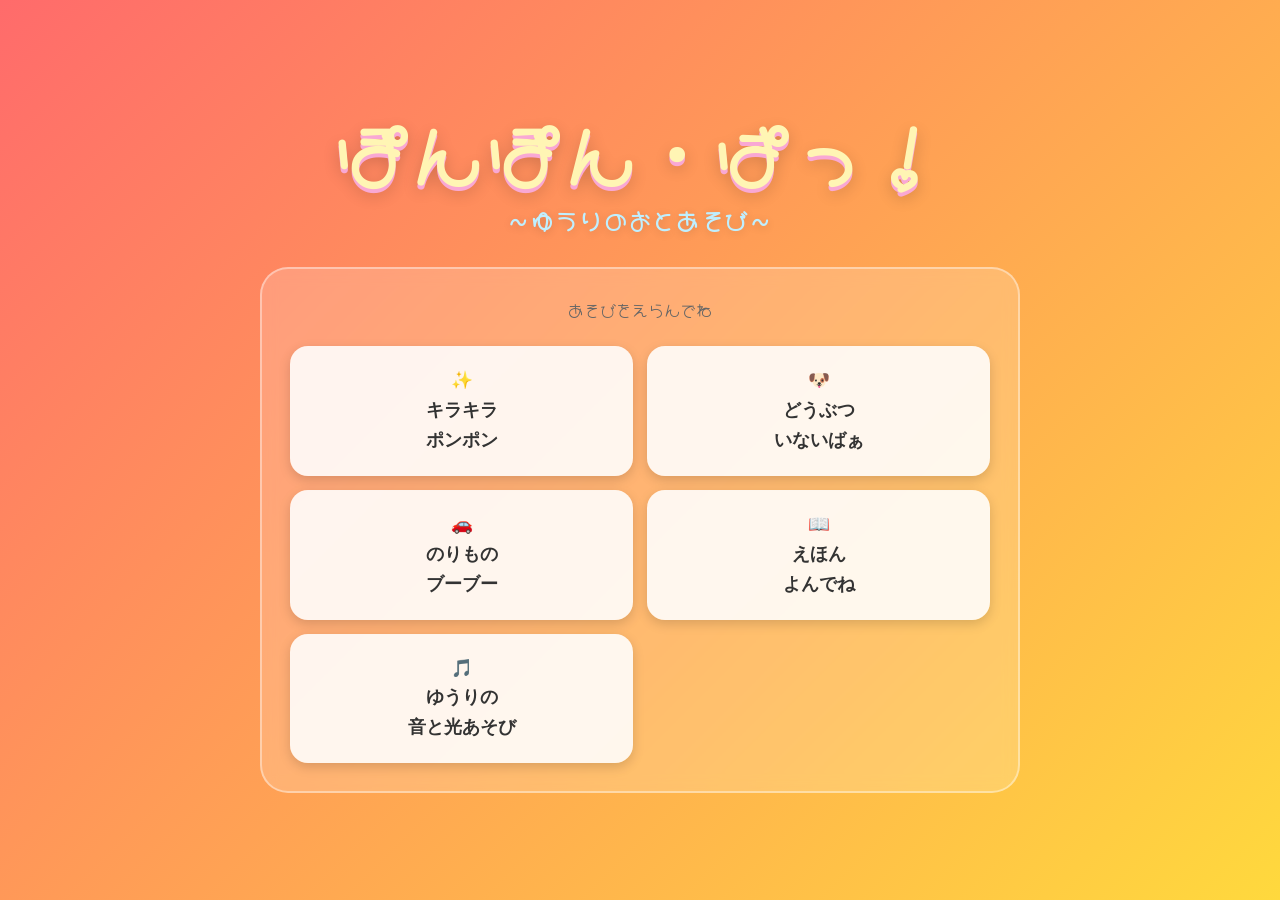
<file: index.html>
<!DOCTYPE html>
<html lang="ja">
<head>
    <meta charset="UTF-8">
    <meta name="viewport" content="width=device-width, initial-scale=1.0, maximum-scale=1.0, user-scalable=no, viewport-fit=cover">
    <meta name="apple-mobile-web-app-capable" content="no">
    <meta name="apple-mobile-web-app-status-bar-style" content="black-translucent">
    <title>ぽんぽん・ぱっ！ 〜ゆうりのおとあそび〜</title>
    <link rel="preconnect" href="https://fonts.googleapis.com">
    <link rel="preconnect" href="https://fonts.gstatic.com" crossorigin>
    <link href="https://fonts.googleapis.com/css2?family=Hachi+Maru+Pop&display=swap" rel="stylesheet">
    <link rel="stylesheet" href="style.css">
</head>
<body>

    <div id="game-container"></div>

    <div id="menu-trigger" title="メニュー">⚙️</div>

    <div id="adult-menu" class="hidden">
        <div class="home-header">
            <p class="game-title">ぽんぽん・ぱっ！</p>
            <p class="game-subtitle">〜ゆうりのおとあそび〜</p>
        </div>
        <div class="menu-content">
            <p class="game-desc">あそびをえらんでね</p>
            <div class="btn-grid">
                <button class="game-select-btn" data-game="1">✨<br>キラキラ<br>ポンポン</button>
                <button class="game-select-btn" data-game="2">🐶<br>どうぶつ<br>いないばぁ</button>
                <button class="game-select-btn" data-game="3">🚗<br>のりもの<br>ブーブー</button>
                <button class="game-select-btn" data-game="4">📖<br>えほん<br>よんでね</button>
                <button class="game-select-btn" data-game="5">🎵<br>ゆうりの<br>音と光あそび</button>
            </div>
        </div>
    </div>


    <!-- 絵本選択オーバーレイ -->
    <div id="ehon-select" class="hidden">
        <p class="ehon-select-title">📚 えほんをえらんでね</p>
        <div class="ehon-select-books">
            <button class="ehon-select-btn" id="ehon-btn-yuri">📖<br>ゆうりのえほん</button>
            <button class="ehon-select-btn" id="ehon-btn-hajimete">📚<br>はじめてのえほん</button>
        </div>
        <button class="ehon-back-btn" id="ehon-back">← もどる</button>
    </div>

    <script src="app.js?v=23"></script>
</body>
</html>
</file>
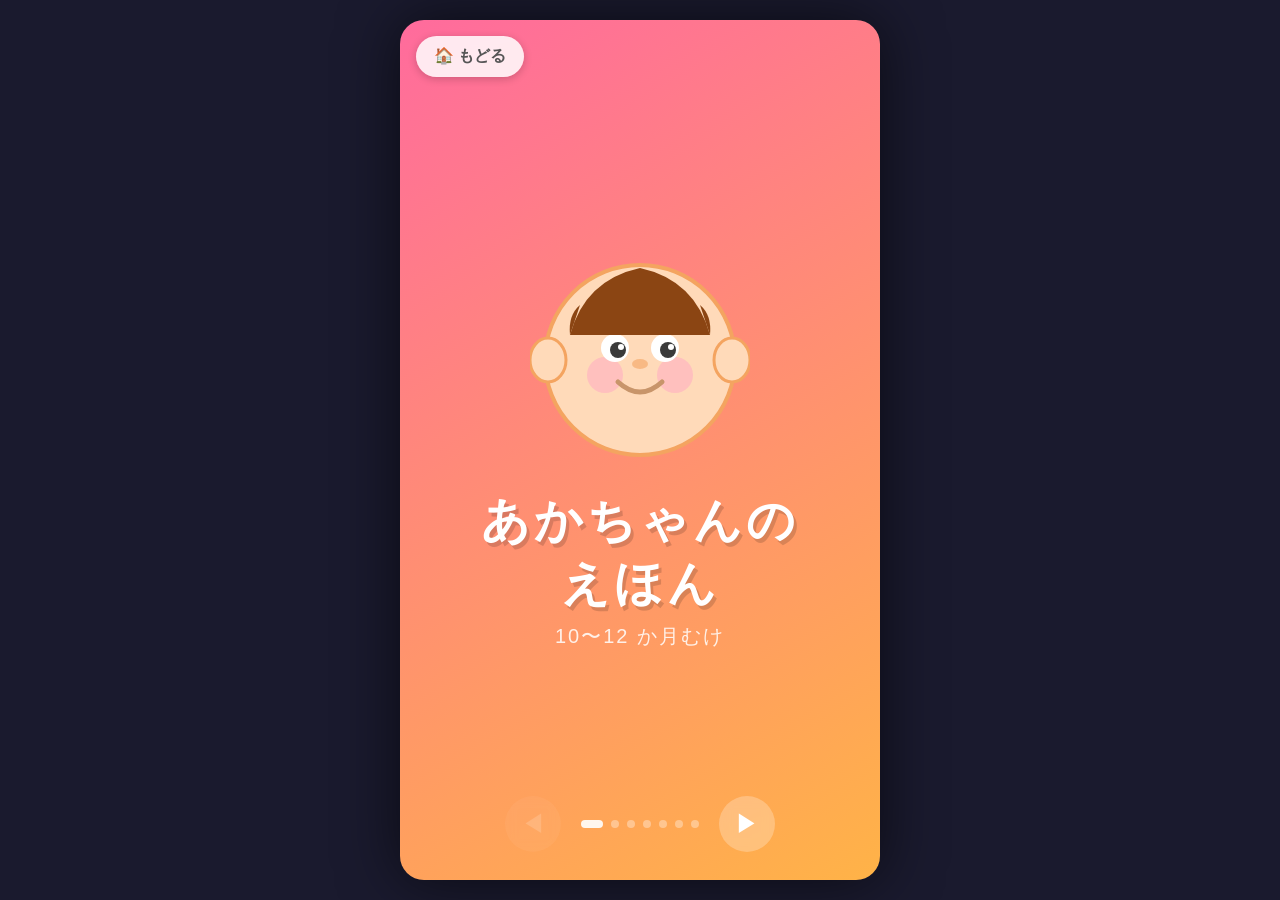
<file: ehon.html>
<!DOCTYPE html>
<html lang="ja">
<head>
<meta charset="UTF-8">
<meta name="viewport" content="width=device-width, initial-scale=1.0, maximum-scale=1.0, user-scalable=no">
<title>あかちゃんのえほん</title>
<style>
  * { margin: 0; padding: 0; box-sizing: border-box; -webkit-tap-highlight-color: transparent; }

  body {
    font-family: 'Hiragino Maru Gothic Pro', 'Rounded Mplus 1c', sans-serif;
    background: #1a1a2e;
    display: flex;
    justify-content: center;
    align-items: center;
    min-height: 100vh;
    overflow: hidden;
    user-select: none;
  }

  .book-container {
    position: relative;
    width: 100vw;
    height: 100vh;
    max-width: 480px;
    max-height: 860px;
    margin: auto;
    overflow: hidden;
    border-radius: 0;
    box-shadow: 0 0 60px rgba(0,0,0,0.6);
  }

  @media (min-width: 500px) {
    .book-container {
      border-radius: 24px;
    }
  }

  /* ページ */
  .page {
    position: absolute;
    width: 100%;
    height: 100%;
    display: flex;
    flex-direction: column;
    align-items: center;
    justify-content: center;
    opacity: 0;
    pointer-events: none;
    transition: opacity 0.4s ease;
    padding: 20px;
  }

  .page.active {
    opacity: 1;
    pointer-events: all;
  }

  /* ========== ページ1：タイトル ========== */
  .page-title { background: linear-gradient(160deg, #FF6B9D 0%, #FFB347 50%, #FFE66D 100%); }

  .title-text {
    text-align: center;
    margin-top: 20px;
  }

  .title-main {
    font-size: clamp(28px, 8vw, 48px);
    font-weight: 900;
    color: #fff;
    text-shadow: 3px 4px 0px rgba(0,0,0,0.15);
    letter-spacing: 4px;
    line-height: 1.3;
  }

  .title-sub {
    font-size: clamp(14px, 4vw, 20px);
    color: rgba(255,255,255,0.85);
    margin-top: 8px;
    letter-spacing: 2px;
  }

  /* ========== SVGイラスト共通 ========== */
  .illustration {
    cursor: pointer;
    flex-shrink: 0;
    transition: transform 0.1s ease;
  }

  .illustration:active { transform: scale(0.95); }

  .illustration.bounce {
    animation: bounceAnim 0.5s cubic-bezier(0.36, 0.07, 0.19, 0.97);
  }

  @keyframes bounceAnim {
    0%   { transform: scale(1); }
    20%  { transform: scale(1.18) rotate(-3deg); }
    40%  { transform: scale(0.9) rotate(3deg); }
    60%  { transform: scale(1.1) rotate(-2deg); }
    80%  { transform: scale(0.97); }
    100% { transform: scale(1); }
  }

  .illustration.spin {
    animation: spinAnim 0.6s ease;
  }

  @keyframes spinAnim {
    0%   { transform: rotate(0deg) scale(1); }
    50%  { transform: rotate(180deg) scale(1.1); }
    100% { transform: rotate(360deg) scale(1); }
  }

  .illustration.wobble {
    animation: wobbleAnim 0.5s ease;
  }

  @keyframes wobbleAnim {
    0%   { transform: translateX(0); }
    20%  { transform: translateX(-12px) rotate(-5deg); }
    40%  { transform: translateX(10px) rotate(4deg); }
    60%  { transform: translateX(-8px) rotate(-3deg); }
    80%  { transform: translateX(6px) rotate(2deg); }
    100% { transform: translateX(0); }
  }

  .illustration.pop {
    animation: popAnim 0.4s cubic-bezier(0.175, 0.885, 0.32, 1.275);
  }

  @keyframes popAnim {
    0%   { transform: scale(1); }
    50%  { transform: scale(1.25); }
    100% { transform: scale(1); }
  }

  /* ========== テキスト ========== */
  .word-main {
    font-size: clamp(36px, 11vw, 64px);
    font-weight: 900;
    text-align: center;
    margin-top: 12px;
    line-height: 1.1;
    text-shadow: 2px 3px 0px rgba(0,0,0,0.12);
  }

  .word-sound {
    font-size: clamp(22px, 7vw, 42px);
    font-weight: 800;
    text-align: center;
    margin-top: 6px;
    letter-spacing: 3px;
    transition: transform 0.3s ease;
  }

  .word-sound.ping {
    animation: pingAnim 0.6s ease;
  }

  @keyframes pingAnim {
    0%   { transform: scale(1); }
    40%  { transform: scale(1.4); }
    70%  { transform: scale(0.9); }
    100% { transform: scale(1); }
  }

  .tap-hint {
    font-size: clamp(11px, 3.2vw, 15px);
    color: rgba(255,255,255,0.6);
    margin-top: 10px;
    letter-spacing: 1px;
  }

  /* ========== ナビゲーション ========== */
  .nav {
    position: absolute;
    bottom: 28px;
    left: 0;
    right: 0;
    display: flex;
    align-items: center;
    justify-content: center;
    gap: 20px;
  }

  .nav-btn {
    width: 56px;
    height: 56px;
    border-radius: 50%;
    border: none;
    background: rgba(255,255,255,0.25);
    backdrop-filter: blur(6px);
    cursor: pointer;
    display: flex;
    align-items: center;
    justify-content: center;
    font-size: 24px;
    transition: all 0.15s ease;
    color: white;
  }

  .nav-btn:active { transform: scale(0.9); background: rgba(255,255,255,0.4); }
  .nav-btn:disabled { opacity: 0.2; pointer-events: none; }

  .dots {
    display: flex;
    gap: 8px;
    align-items: center;
  }

  .dot {
    width: 8px;
    height: 8px;
    border-radius: 50%;
    background: rgba(255,255,255,0.35);
    transition: all 0.3s ease;
    cursor: pointer;
  }

  .dot.active {
    width: 22px;
    border-radius: 4px;
    background: rgba(255,255,255,0.9);
  }

  /* ========== ページ個別スタイル ========== */

  /* Page 1: タイトル */
  .page-title { background: linear-gradient(150deg, #FF6B9D, #FFB347); }

  /* Page 2: いぬ */
  .page-dog { background: linear-gradient(150deg, #87CEEB, #E0F4FF); }
  .page-dog .word-main { color: #3a3a6e; }
  .page-dog .word-sound { color: #FF6B35; }
  .page-dog .tap-hint { color: rgba(58,58,110,0.5); }

  /* Page 3: ねこ */
  .page-cat { background: linear-gradient(150deg, #FFD9EC, #FFF0F5); }
  .page-cat .word-main { color: #6e3a5a; }
  .page-cat .word-sound { color: #FF69B4; }
  .page-cat .tap-hint { color: rgba(110,58,90,0.5); }

  /* Page 4: ボール */
  .page-ball { background: linear-gradient(150deg, #C8F7C5, #E8FFF0); }
  .page-ball .word-main { color: #2d6e3a; }
  .page-ball .word-sound { color: #22AA55; }
  .page-ball .tap-hint { color: rgba(45,110,58,0.5); }

  /* Page 5: たいよう */
  .page-sun { background: linear-gradient(150deg, #FFF9C4, #FFFDE7); }
  .page-sun .word-main { color: #7a5800; }
  .page-sun .word-sound { color: #FF9800; }
  .page-sun .tap-hint { color: rgba(122,88,0,0.5); }

  /* Page 6: りんご */
  .page-apple { background: linear-gradient(150deg, #FFE0E0, #FFF5F5); }
  .page-apple .word-main { color: #6e1a1a; }
  .page-apple .word-sound { color: #E53935; }
  .page-apple .tap-hint { color: rgba(110,26,26,0.5); }

  /* Page 7: おつき */
  .page-moon { background: linear-gradient(150deg, #1a1a4e, #2d2d7e); }
  .page-moon .word-main { color: #FFE66D; }
  .page-moon .word-sound { color: #B0C4DE; }
  .page-moon .tap-hint { color: rgba(176,196,222,0.5); }

  /* ========== 星アニメ（月ページ） ========== */
  .stars {
    position: absolute;
    top: 0; left: 0; right: 0; bottom: 0;
    pointer-events: none;
    overflow: hidden;
  }

  .star {
    position: absolute;
    border-radius: 50%;
    background: white;
    animation: twinkle 2s infinite alternate;
  }

  @keyframes twinkle {
    from { opacity: 0.3; transform: scale(0.8); }
    to   { opacity: 1;   transform: scale(1.2); }
  }

  /* タップ時の大きなアニメーション */
  .illustration.big-anim {
    animation: bigBounceAnim 0.7s cubic-bezier(0.36, 0.07, 0.19, 0.97) !important;
  }

  @keyframes bigBounceAnim {
    0%   { transform: scale(1); }
    20%  { transform: scale(1.6) rotate(-6deg); }
    40%  { transform: scale(0.82) rotate(6deg); }
    60%  { transform: scale(1.38) rotate(-3deg); }
    80%  { transform: scale(0.95); }
    100% { transform: scale(1); }
  }

  /* 擬音語の大きなアニメーション */
  @keyframes bigPingAnim {
    0%   { transform: scale(1); }
    40%  { transform: scale(1.7); color: #ff4466; }
    70%  { transform: scale(0.88); }
    100% { transform: scale(1); }
  }

  .word-sound.big-ping {
    animation: bigPingAnim 0.7s ease !important;
  }

  /* もどるボタン */
  #back-btn {
    position: absolute;
    top: 16px;
    left: 16px;
    z-index: 100;
    background: rgba(255,255,255,0.85);
    border: none;
    border-radius: 24px;
    padding: 10px 18px;
    font-size: 1rem;
    font-weight: bold;
    color: #555;
    cursor: pointer;
    box-shadow: 0 2px 8px rgba(0,0,0,0.2);
    backdrop-filter: blur(4px);
    -webkit-backdrop-filter: blur(4px);
  }
  #back-btn:active { transform: scale(0.95); }
</style>
</head>
<body>

<div class="book-container">

  <!-- ============ Page 1: タイトル ============ -->
  <div class="page page-title active" id="page-0">
    <svg class="illustration" width="220" height="220" viewBox="0 0 220 220" onclick="handleTap(this, 'bounce')">
      <!-- 赤ちゃんの顔 -->
      <circle cx="110" cy="110" r="95" fill="#FFDAB9" stroke="#F4A460" stroke-width="4"/>
      <!-- ほっぺ -->
      <circle cx="75" cy="125" r="18" fill="#FFB6C1" opacity="0.7"/>
      <circle cx="145" cy="125" r="18" fill="#FFB6C1" opacity="0.7"/>
      <!-- 目 -->
      <circle cx="85" cy="98" r="14" fill="white"/>
      <circle cx="135" cy="98" r="14" fill="white"/>
      <circle cx="88" cy="100" r="8" fill="#3a3a3a"/>
      <circle cx="138" cy="100" r="8" fill="#3a3a3a"/>
      <circle cx="91" cy="97" r="3" fill="white"/>
      <circle cx="141" cy="97" r="3" fill="white"/>
      <!-- まゆ -->
      <path d="M72 82 Q85 76 98 82" stroke="#c8956a" stroke-width="4" fill="none" stroke-linecap="round"/>
      <path d="M122 82 Q135 76 148 82" stroke="#c8956a" stroke-width="4" fill="none" stroke-linecap="round"/>
      <!-- 鼻 -->
      <ellipse cx="110" cy="114" rx="8" ry="5" fill="#F4A460" opacity="0.6"/>
      <!-- 口（笑顔） -->
      <path d="M88 132 Q110 152 132 132" stroke="#c8956a" stroke-width="5" fill="none" stroke-linecap="round"/>
      <!-- 髪 -->
      <path d="M40 85 Q55 30 110 18 Q165 30 180 85" fill="#8B4513" stroke="none"/>
      <path d="M40 85 Q38 65 50 55" fill="#8B4513"/>
      <path d="M180 85 Q182 65 170 55" fill="#8B4513"/>
      <!-- 耳 -->
      <ellipse cx="18" cy="110" rx="18" ry="22" fill="#FFDAB9" stroke="#F4A460" stroke-width="3"/>
      <ellipse cx="202" cy="110" rx="18" ry="22" fill="#FFDAB9" stroke="#F4A460" stroke-width="3"/>
    </svg>

    <div class="title-text">
      <div class="title-main">あかちゃんの<br>えほん</div>
      <div class="title-sub">10〜12 か月むけ</div>
    </div>
  </div>

  <!-- ============ Page 2: いぬ ============ -->
  <div class="page page-dog" id="page-1">
    <svg class="illustration" width="240" height="220" viewBox="0 0 240 220" onclick="handleTap(this, 'bounce')">
      <!-- 体 -->
      <ellipse cx="120" cy="160" rx="72" ry="52" fill="#D2691E"/>
      <!-- 頭 -->
      <circle cx="120" cy="85" r="65" fill="#D2691E"/>
      <!-- 耳（垂れ耳） -->
      <ellipse cx="62" cy="75" rx="28" ry="42" fill="#8B4513" transform="rotate(-15 62 75)"/>
      <ellipse cx="178" cy="75" rx="28" ry="42" fill="#8B4513" transform="rotate(15 178 75)"/>
      <!-- 顔の白い部分 -->
      <ellipse cx="120" cy="100" rx="42" ry="35" fill="#F5DEB3"/>
      <!-- 目 -->
      <circle cx="100" cy="78" r="12" fill="white"/>
      <circle cx="140" cy="78" r="12" fill="white"/>
      <circle cx="103" cy="80" r="7" fill="#2d1a00"/>
      <circle cx="143" cy="80" r="7" fill="#2d1a00"/>
      <circle cx="106" cy="77" r="2.5" fill="white"/>
      <circle cx="146" cy="77" r="2.5" fill="white"/>
      <!-- 鼻 -->
      <ellipse cx="120" cy="98" rx="14" ry="10" fill="#1a1a1a"/>
      <circle cx="115" cy="95" r="3" fill="rgba(255,255,255,0.3)"/>
      <!-- 口 -->
      <path d="M106 110 Q120 124 134 110" stroke="#1a1a1a" stroke-width="3.5" fill="#FF8C69" stroke-linecap="round"/>
      <!-- 舌 -->
      <ellipse cx="120" cy="118" rx="12" ry="9" fill="#FF6B6B"/>
      <!-- 尻尾 -->
      <path d="M192 145 Q225 120 215 100" stroke="#D2691E" stroke-width="18" fill="none" stroke-linecap="round"/>
      <!-- 足 -->
      <ellipse cx="85" cy="205" rx="22" ry="14" fill="#D2691E"/>
      <ellipse cx="155" cy="205" rx="22" ry="14" fill="#D2691E"/>
      <!-- スポット -->
      <circle cx="155" cy="155" r="18" fill="#8B4513" opacity="0.5"/>
    </svg>
    <div class="word-main">いぬ</div>
    <div class="word-sound" id="sound-1">ワン　ワン！🐾</div>
    <div class="tap-hint">たっぷして みて！</div>
  </div>

  <!-- ============ Page 3: ねこ ============ -->
  <div class="page page-cat" id="page-2">
    <svg class="illustration" width="230" height="220" viewBox="0 0 230 220" onclick="handleTap(this, 'wobble')">
      <!-- 体 -->
      <ellipse cx="115" cy="162" rx="68" ry="50" fill="#E8E8E8"/>
      <!-- 尻尾 -->
      <path d="M183 155 Q218 130 212 95 Q206 75 195 80" stroke="#C0C0C0" stroke-width="16" fill="none" stroke-linecap="round"/>
      <!-- 頭 -->
      <circle cx="115" cy="88" r="62" fill="#E8E8E8"/>
      <!-- 耳 -->
      <polygon points="68,48 48,10 92,28" fill="#E8E8E8" stroke="#E8E8E8"/>
      <polygon points="162,48 182,10 138,28" fill="#E8E8E8" stroke="#E8E8E8"/>
      <!-- 耳の内側 -->
      <polygon points="70,46 56,20 88,32" fill="#FFB6C1"/>
      <polygon points="160,46 174,20 142,32" fill="#FFB6C1"/>
      <!-- 目 -->
      <ellipse cx="95" cy="80" rx="16" ry="18" fill="#90EE90"/>
      <ellipse cx="135" cy="80" rx="16" ry="18" fill="#90EE90"/>
      <ellipse cx="95" cy="80" rx="7" ry="16" fill="#1a1a1a"/>
      <ellipse cx="135" cy="80" rx="7" ry="16" fill="#1a1a1a"/>
      <circle cx="98" cy="76" r="3" fill="white"/>
      <circle cx="138" cy="76" r="3" fill="white"/>
      <!-- 鼻 -->
      <polygon points="115,100 108,108 122,108" fill="#FFB6C1"/>
      <!-- 口 -->
      <path d="M115 108 L100 118" stroke="#C0C0C0" stroke-width="3" stroke-linecap="round"/>
      <path d="M115 108 L130 118" stroke="#C0C0C0" stroke-width="3" stroke-linecap="round"/>
      <!-- ひげ -->
      <line x1="60" y1="105" x2="100" y2="108" stroke="#C0C0C0" stroke-width="2.5" stroke-linecap="round"/>
      <line x1="58" y1="115" x2="100" y2="113" stroke="#C0C0C0" stroke-width="2.5" stroke-linecap="round"/>
      <line x1="130" y1="108" x2="170" y2="105" stroke="#C0C0C0" stroke-width="2.5" stroke-linecap="round"/>
      <line x1="130" y1="113" x2="172" y2="115" stroke="#C0C0C0" stroke-width="2.5" stroke-linecap="round"/>
      <!-- ほっぺ -->
      <circle cx="85" cy="115" r="14" fill="#FFB6C1" opacity="0.5"/>
      <circle cx="145" cy="115" r="14" fill="#FFB6C1" opacity="0.5"/>
      <!-- 足 -->
      <ellipse cx="83" cy="207" rx="22" ry="13" fill="#E8E8E8"/>
      <ellipse cx="147" cy="207" rx="22" ry="13" fill="#E8E8E8"/>
    </svg>
    <div class="word-main">ねこ</div>
    <div class="word-sound" id="sound-2">ニャー　ニャー！🐱</div>
    <div class="tap-hint">たっぷして みて！</div>
  </div>

  <!-- ============ Page 4: ボール ============ -->
  <div class="page page-ball" id="page-3">
    <svg class="illustration" width="220" height="220" viewBox="0 0 220 220" onclick="handleTap(this, 'bounce')">
      <!-- ボール本体 -->
      <circle cx="110" cy="110" r="95" fill="#FF4444"/>
      <!-- 縫い目 -->
      <path d="M15 110 Q55 55 110 55 Q165 55 205 110" stroke="white" stroke-width="6" fill="none" stroke-linecap="round"/>
      <path d="M15 110 Q55 165 110 165 Q165 165 205 110" stroke="white" stroke-width="6" fill="none" stroke-linecap="round"/>
      <!-- 光沢 -->
      <ellipse cx="72" cy="62" rx="28" ry="18" fill="rgba(255,255,255,0.35)" transform="rotate(-30 72 62)"/>
      <!-- 影 -->
      <ellipse cx="110" cy="210" rx="60" ry="8" fill="rgba(0,0,0,0.15)"/>
    </svg>
    <div class="word-main">ボール</div>
    <div class="word-sound" id="sound-3">ころ　ころ〜⚽</div>
    <div class="tap-hint">たっぷして みて！</div>
  </div>

  <!-- ============ Page 5: たいよう ============ -->
  <div class="page page-sun" id="page-4">
    <svg class="illustration" width="230" height="230" viewBox="0 0 230 230" onclick="handleTap(this, 'spin')">
      <!-- 光の筋 -->
      <g id="sunrays">
        <line x1="115" y1="10" x2="115" y2="35" stroke="#FFD700" stroke-width="8" stroke-linecap="round"/>
        <line x1="115" y1="195" x2="115" y2="220" stroke="#FFD700" stroke-width="8" stroke-linecap="round"/>
        <line x1="10" y1="115" x2="35" y2="115" stroke="#FFD700" stroke-width="8" stroke-linecap="round"/>
        <line x1="195" y1="115" x2="220" y2="115" stroke="#FFD700" stroke-width="8" stroke-linecap="round"/>
        <line x1="37" y1="37" x2="55" y2="55" stroke="#FFD700" stroke-width="8" stroke-linecap="round"/>
        <line x1="175" y1="175" x2="193" y2="193" stroke="#FFD700" stroke-width="8" stroke-linecap="round"/>
        <line x1="193" y1="37" x2="175" y2="55" stroke="#FFD700" stroke-width="8" stroke-linecap="round"/>
        <line x1="55" y1="175" x2="37" y2="193" stroke="#FFD700" stroke-width="8" stroke-linecap="round"/>
      </g>
      <!-- 太陽本体 -->
      <circle cx="115" cy="115" r="75" fill="#FFD700" stroke="#FFA500" stroke-width="4"/>
      <!-- 光沢 -->
      <circle cx="85" cy="80" r="20" fill="rgba(255,255,255,0.3)"/>
      <!-- 顔 -->
      <circle cx="95" cy="105" r="10" fill="#FF8C00"/>
      <circle cx="135" cy="105" r="10" fill="#FF8C00"/>
      <circle cx="98" cy="102" r="4" fill="white"/>
      <circle cx="138" cy="102" r="4" fill="white"/>
      <path d="M88 132 Q115 150 142 132" stroke="#FF8C00" stroke-width="5" fill="none" stroke-linecap="round"/>
    </svg>
    <div class="word-main">たいよう</div>
    <div class="word-sound" id="sound-4">キラ　キラ✨</div>
    <div class="tap-hint">たっぷして みて！</div>
  </div>

  <!-- ============ Page 6: りんご ============ -->
  <div class="page page-apple" id="page-5">
    <svg class="illustration" width="210" height="230" viewBox="0 0 210 230" onclick="handleTap(this, 'wobble')">
      <!-- 葉っぱ -->
      <ellipse cx="115" cy="28" rx="30" ry="18" fill="#4CAF50" transform="rotate(-25 115 28)"/>
      <ellipse cx="95" cy="25" rx="22" ry="14" fill="#66BB6A" transform="rotate(20 95 25)"/>
      <!-- 茎 -->
      <rect x="101" y="18" width="8" height="28" rx="4" fill="#795548"/>
      <!-- りんご本体 -->
      <path d="M105 45 Q40 48 30 110 Q22 165 60 195 Q85 215 105 212 Q125 215 150 195 Q188 165 180 110 Q170 48 105 45Z" fill="#E53935"/>
      <!-- 真ん中のくぼみ -->
      <path d="M88 46 Q105 35 122 46" stroke="#C62828" stroke-width="4" fill="none" stroke-linecap="round"/>
      <!-- 光沢 -->
      <ellipse cx="72" cy="90" rx="22" ry="32" fill="rgba(255,255,255,0.3)" transform="rotate(-15 72 90)"/>
      <!-- 影 -->
      <ellipse cx="105" cy="220" rx="55" ry="7" fill="rgba(0,0,0,0.12)"/>
    </svg>
    <div class="word-main">りんご</div>
    <div class="word-sound" id="sound-5">あか　あか！🍎</div>
    <div class="tap-hint">たっぷして みて！</div>
  </div>

  <!-- ============ Page 7: おつき ============ -->
  <div class="page page-moon" id="page-6">
    <!-- 星 -->
    <div class="stars">
      <div class="star" style="width:5px;height:5px;top:8%;left:12%;animation-delay:0s;"></div>
      <div class="star" style="width:4px;height:4px;top:15%;left:75%;animation-delay:0.3s;"></div>
      <div class="star" style="width:6px;height:6px;top:5%;left:55%;animation-delay:0.6s;"></div>
      <div class="star" style="width:3px;height:3px;top:22%;left:30%;animation-delay:0.9s;"></div>
      <div class="star" style="width:5px;height:5px;top:12%;left:88%;animation-delay:0.2s;"></div>
      <div class="star" style="width:4px;height:4px;top:30%;left:8%;animation-delay:0.7s;"></div>
      <div class="star" style="width:3px;height:3px;top:35%;left:65%;animation-delay:1.1s;"></div>
      <div class="star" style="width:6px;height:6px;top:18%;left:45%;animation-delay:0.4s;"></div>
    </div>

    <svg class="illustration" width="210" height="210" viewBox="0 0 210 210" onclick="handleTap(this, 'pop')">
      <!-- お月さま（三日月） -->
      <circle cx="110" cy="105" r="88" fill="#FFE66D"/>
      <circle cx="150" cy="78" r="74" fill="#1a1a4e"/>
      <!-- 光沢 -->
      <ellipse cx="68" cy="65" rx="18" ry="26" fill="rgba(255,255,255,0.25)" transform="rotate(-20 68 65)"/>
      <!-- 顔 -->
      <circle cx="78" cy="95" r="9" fill="#E6B800"/>
      <circle cx="80" cy="93" r="3.5" fill="white"/>
      <circle cx="105" cy="115" r="9" fill="#E6B800"/>
      <circle cx="107" cy="113" r="3.5" fill="white"/>
      <!-- 眠たそうな目 -->
      <path d="M66 96 Q78 88 90 96" stroke="#E6B800" stroke-width="4" fill="none" stroke-linecap="round"/>
      <path d="M93 116 Q105 108 117 116" stroke="#E6B800" stroke-width="4" fill="none" stroke-linecap="round"/>
      <!-- 口 -->
      <path d="M70 120 Q88 130 88 120" stroke="#E6B800" stroke-width="4" fill="none" stroke-linecap="round"/>
      <!-- ほっぺ -->
      <circle cx="65" cy="118" r="10" fill="#FFB347" opacity="0.5"/>
    </svg>
    <div class="word-main">おつき さま</div>
    <div class="word-sound" id="sound-6">おやすみ〜🌙</div>
    <div class="tap-hint">たっぷして みて！</div>
  </div>

  <!-- もどるボタン -->
  <button id="back-btn" onclick="stopEhonBgm(); window.location.href='index.html';">🏠 もどる</button>

  <!-- ナビゲーション -->
  <div class="nav">
    <button class="nav-btn" id="btn-prev" onclick="changePage(-1)" disabled>◀</button>
    <div class="dots" id="dots"></div>
    <button class="nav-btn" id="btn-next" onclick="changePage(1)">▶</button>
  </div>

</div>

<script>
  // 絵本用BGM
  const ehonBgm = new Audio('sounds/ehon_bgm.mp3');
  ehonBgm.loop = true;
  ehonBgm.volume = 0.35;

  function startEhonBgm() {
    if (ehonBgm.paused) {
      ehonBgm.play().catch(() => {});
    }
  }

  function stopEhonBgm() {
    if (!ehonBgm.paused) {
      ehonBgm.pause();
      ehonBgm.currentTime = 0;
    }
  }

  // 最初のタッチでBGM開始（iOS制限対策）
  document.addEventListener('touchend', function bgmOnce() {
    startEhonBgm();
    document.removeEventListener('touchend', bgmOnce);
  }, { once: true });
  document.addEventListener('click', function bgmOnce() {
    startEhonBgm();
    document.removeEventListener('click', bgmOnce);
  }, { once: true });

  const TOTAL = 7;
  let current = 0;
  let isAnimating = false;

  // 各ページの朗読テキストとタップ時の擬音語
  const pageData = [
    { narration: 'あかちゃんのえほん。タップしてあそぼう！', tapSound: null },
    { narration: 'いぬ',     tapSound: 'わんわん！' },
    { narration: 'ねこ',     tapSound: 'ニャーニャー' },
    { narration: 'ボール',   tapSound: 'ころころ〜' },
    { narration: 'たいよう', tapSound: 'キラキラ！' },
    { narration: 'りんご',   tapSound: 'あかあか！' },
    { narration: 'おつきさま', tapSound: 'おやすみ' },
  ];

  // 朗読関数
  function readPage(idx) {
    if (!window.speechSynthesis) return;
    window.speechSynthesis.cancel();
    const data = pageData[idx];
    if (!data || !data.narration) return;
    setTimeout(() => {
      const msg = new SpeechSynthesisUtterance(data.narration);
      msg.rate = 0.82;
      msg.pitch = 1.3;
      msg.volume = 1.0;
      window.speechSynthesis.speak(msg);
    }, 500);
  }

  // ドットを生成
  const dotsEl = document.getElementById('dots');
  for (let i = 0; i < TOTAL; i++) {
    const d = document.createElement('div');
    d.className = 'dot' + (i === 0 ? ' active' : '');
    d.onclick = () => goTo(i);
    dotsEl.appendChild(d);
  }

  function updateUI() {
    document.querySelectorAll('.page').forEach((p, i) => {
      p.classList.toggle('active', i === current);
    });
    document.querySelectorAll('.dot').forEach((d, i) => {
      d.classList.toggle('active', i === current);
    });
    document.getElementById('btn-prev').disabled = current === 0;
    document.getElementById('btn-next').disabled = current === TOTAL - 1;
    readPage(current);
  }

  function changePage(dir) {
    if (isAnimating) return;
    const next = current + dir;
    if (next < 0 || next >= TOTAL) return;
    goTo(next);
  }

  function goTo(idx) {
    if (idx === current || isAnimating) return;
    isAnimating = true;
    current = idx;
    updateUI();
    setTimeout(() => { isAnimating = false; }, 450);
  }

  function handleTap(el, animClass) {
    // 朗読を止める
    window.speechSynthesis.cancel();

    // 大きなアニメーション
    el.classList.remove('big-anim');
    void el.offsetWidth;
    el.classList.add('big-anim');
    el.addEventListener('animationend', () => el.classList.remove('big-anim'), { once: true });

    // 擬音語アニメーション（大きく）
    const pageEl = el.closest('.page');
    const sound = pageEl.querySelector('.word-sound');
    if (sound) {
      sound.classList.remove('ping', 'big-ping');
      void sound.offsetWidth;
      sound.classList.add('big-ping');
      sound.addEventListener('animationend', () => sound.classList.remove('big-ping'), { once: true });
    }

    // タップ擬音語を読み上げ
    const data = pageData[current];
    if (data && data.tapSound) {
      const msg = new SpeechSynthesisUtterance(data.tapSound);
      msg.rate = 0.85;
      msg.pitch = 1.6;
      msg.volume = 1.0;
      window.speechSynthesis.speak(msg);
    }
  }

  // キーボード操作
  document.addEventListener('keydown', (e) => {
    if (e.key === 'ArrowRight' || e.key === 'ArrowDown') changePage(1);
    if (e.key === 'ArrowLeft'  || e.key === 'ArrowUp')   changePage(-1);
  });

  // スワイプ操作
  let startX = 0;
  const bc = document.querySelector('.book-container');
  bc.addEventListener('touchstart', e => { startX = e.touches[0].clientX; }, { passive: true });
  bc.addEventListener('touchend', e => {
    const dx = e.changedTouches[0].clientX - startX;
    if (Math.abs(dx) > 50) changePage(dx < 0 ? 1 : -1);
  }, { passive: true });

  updateUI();
</script>

</body>
</html>
</file>
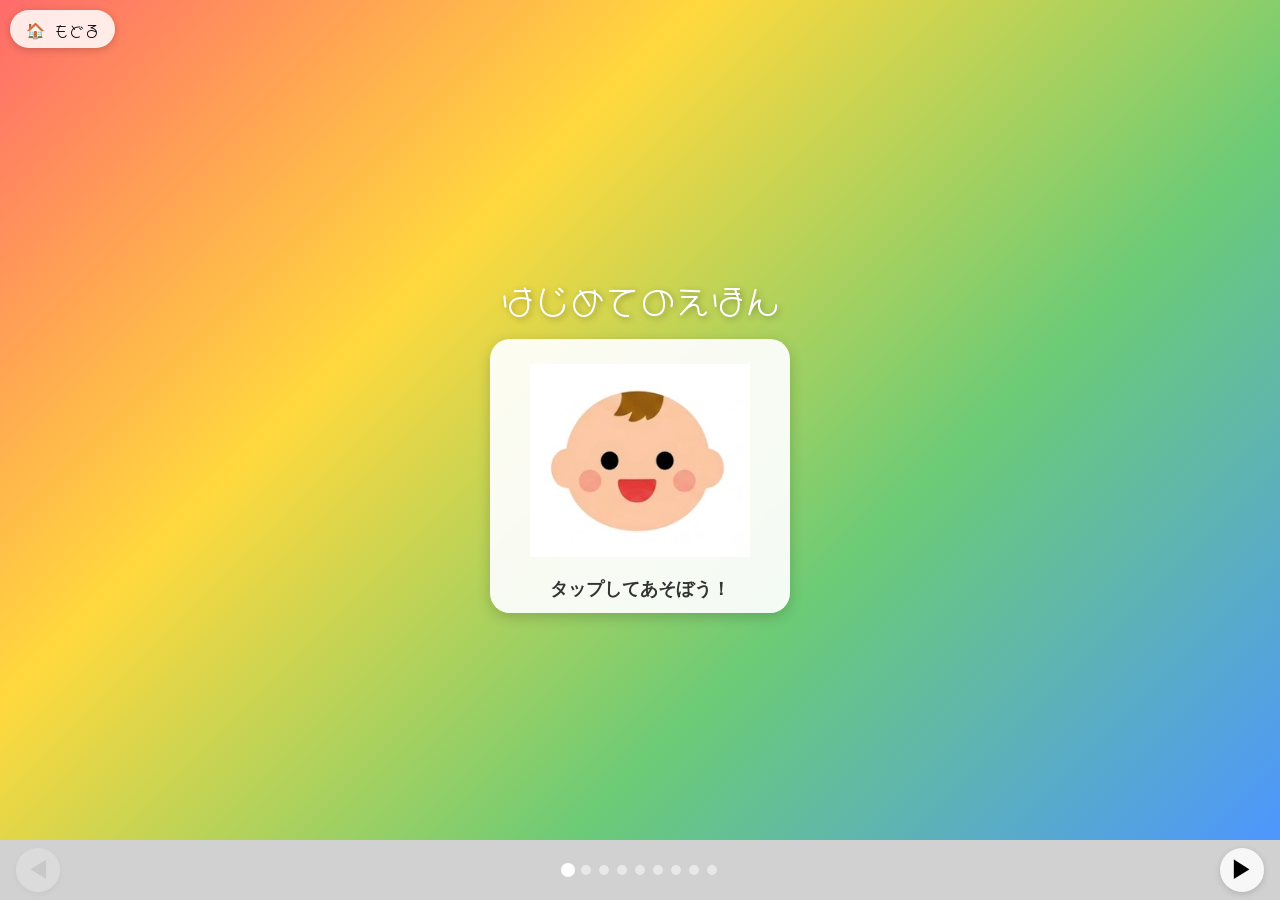
<file: hajimete_ehon.html>
<!DOCTYPE html>
<html lang="ja">
<head>
  <meta charset="UTF-8">
  <meta name="viewport" content="width=device-width, initial-scale=1.0, maximum-scale=1.0, user-scalable=no, viewport-fit=cover">
  <meta name="apple-mobile-web-app-capable" content="no">
  <title>はじめてのえほん</title>
  <link rel="preconnect" href="https://fonts.googleapis.com">
  <link href="https://fonts.googleapis.com/css2?family=Hachi+Maru+Pop&display=swap" rel="stylesheet">
  <style>
    * { box-sizing: border-box; margin: 0; padding: 0; }
    body {
      font-family: "Hachi Maru Pop", cursive;
      height: 100vh;
      display: flex;
      flex-direction: column;
      overflow: hidden;
    }
    .book-wrap {
      flex: 1;
      position: relative;
      overflow: hidden;
    }
    .page {
      position: absolute;
      inset: 0;
      display: none;
      flex-direction: column;
      align-items: center;
      justify-content: center;
      padding: 16px;
      padding-top: 60px;
    }
    .page.active { display: flex; }

    .page-header {
      font-size: clamp(1.3rem, 5vw, 2.2rem);
      color: white;
      text-shadow: 2px 2px 6px rgba(0,0,0,0.3);
      text-align: center;
      margin-bottom: 16px;
    }
    .items-grid {
      display: grid;
      gap: 12px;
      width: 100%;
    }
    .n1 { grid-template-columns: 1fr; max-width: 300px; }
    .n2 { grid-template-columns: 1fr 1fr; max-width: 460px; }
    .n3 { grid-template-columns: 1fr 1fr 1fr; max-width: 480px; }
    .n4 { grid-template-columns: 1fr 1fr; max-width: 460px; }

    .item-btn {
      background: rgba(255,255,255,0.92);
      border: none;
      border-radius: 20px;
      padding: 12px 8px;
      cursor: pointer;
      display: flex;
      flex-direction: column;
      align-items: center;
      gap: 6px;
      box-shadow: 0 4px 14px rgba(0,0,0,0.18);
      transition: transform 0.1s;
      -webkit-tap-highlight-color: transparent;
    }
    .item-btn:active { transform: scale(0.92); }

    .item-img {
      width: clamp(55px, 16vw, 110px);
      height: clamp(55px, 16vw, 110px);
      object-fit: contain;
      border-radius: 8px;
    }
    .item-img.large {
      width: clamp(120px, 35vw, 220px);
      height: clamp(120px, 35vw, 220px);
    }
    .item-label {
      font-size: clamp(0.8rem, 3vw, 1.1rem);
      color: #333;
      font-weight: bold;
    }

    @keyframes bigBounce {
      0%   { transform: scale(1); }
      25%  { transform: scale(1.5); }
      55%  { transform: scale(0.88); }
      75%  { transform: scale(1.1); }
      100% { transform: scale(1); }
    }
    .item-btn.bounce { animation: bigBounce 0.55s ease; }

    .bg-cover   { background: linear-gradient(135deg, #ff6b6b, #ffd93d, #6bcb77, #4d96ff); }
    .bg-bw      { background: linear-gradient(135deg, #555, #999, #ddd, #999); }
    .bg-colors  { background: linear-gradient(135deg, #ff6b6b, #ffd93d, #4d96ff, #6bcb77); }
    .bg-animal  { background: linear-gradient(135deg, #6bcb77, #a8e6cf, #d4f5e2); }
    .bg-food    { background: linear-gradient(135deg, #ff9f43, #ffd93d, #ff6b6b); }
    .bg-size    { background: linear-gradient(135deg, #4d96ff, #74b9ff, #a0c4ff); }
    .bg-shape   { background: linear-gradient(135deg, #c77dff, #e0aaff, #f3d9ff); }
    .bg-things  { background: linear-gradient(135deg, #ff9f43, #feca57, #fff3cd); }
    .bg-end     { background: linear-gradient(135deg, #ff6b6b, #ffd93d, #6bcb77, #4d96ff, #c77dff); }

    .nav-bar {
      height: 60px;
      display: flex;
      align-items: center;
      justify-content: space-between;
      padding: 0 16px;
      background: rgba(0,0,0,0.18);
    }
    .nav-btn {
      font-size: 1.5rem;
      background: rgba(255,255,255,0.82);
      border: none;
      border-radius: 50%;
      width: 44px; height: 44px;
      cursor: pointer;
      display: flex; align-items: center; justify-content: center;
      box-shadow: 0 2px 6px rgba(0,0,0,0.15);
      -webkit-tap-highlight-color: transparent;
    }
    .nav-btn:disabled { opacity: 0.28; }
    .dots { display: flex; gap: 8px; align-items: center; }
    .dot {
      width: 10px; height: 10px;
      border-radius: 50%;
      background: rgba(255,255,255,0.5);
      cursor: pointer;
      transition: all 0.2s;
    }
    .dot.active { background: white; transform: scale(1.4); }

    .size-big {
      width: clamp(120px, 32vw, 200px);
      height: clamp(120px, 32vw, 200px);
    }
    .size-small {
      width: clamp(40px, 10vw, 70px);
      height: clamp(40px, 10vw, 70px);
    }
    #back-btn {
      position: fixed;
      top: 10px; left: 10px;
      z-index: 100;
      background: rgba(255,255,255,0.85);
      border: none;
      border-radius: 24px;
      padding: 8px 16px;
      font-family: "Hachi Maru Pop", cursive;
      font-size: 0.95rem;
      cursor: pointer;
      box-shadow: 0 2px 8px rgba(0,0,0,0.2);
      backdrop-filter: blur(4px);
      -webkit-backdrop-filter: blur(4px);
    }
  </style>
</head>
<body>

<button id="back-btn" onclick="stopEhonBgm(); window.location.href='index.html';">🏠 もどる</button>

<div class="book-wrap">

  <!-- ページ1：表紙 -->
  <div class="page bg-cover active" id="p1">
    <div class="page-header">はじめてのえほん</div>
    <div class="items-grid n1">
      <button class="item-btn" onclick="speakItem(this, 'あははっ！')">
        <img src="images/ehon/表紙.png" class="item-img large" alt="表紙">
        <span class="item-label">タップしてあそぼう！</span>
      </button>
    </div>
  </div>

  <!-- ページ2：白黒 -->
  <div class="page bg-bw" id="p2">
    <div class="page-header">くろと しろ</div>
    <div class="items-grid n2">
      <button class="item-btn" onclick="speakItem(this, 'しろ！')">
        <img src="images/ehon/しろ.png" class="item-img" alt="しろ">
        <span class="item-label">しろ</span>
      </button>
      <button class="item-btn" onclick="speakItem(this, 'くろ！')">
        <img src="images/ehon/くろ.png" class="item-img" alt="くろ">
        <span class="item-label">くろ</span>
      </button>
    </div>
  </div>

  <!-- ページ3：いろ -->
  <div class="page bg-colors" id="p3">
    <div class="page-header">いろいろな いろ</div>
    <div class="items-grid n4">
      <button class="item-btn" onclick="speakItem(this, 'あか！')">
        <img src="images/ehon/あか.png" class="item-img" alt="あか">
        <span class="item-label">あか</span>
      </button>
      <button class="item-btn" onclick="speakItem(this, 'きいろ！')">
        <img src="images/ehon/きいろ.png" class="item-img" alt="きいろ">
        <span class="item-label">きいろ</span>
      </button>
      <button class="item-btn" onclick="speakItem(this, 'あお！')">
        <img src="images/ehon/あお.png" class="item-img" alt="あお">
        <span class="item-label">あお</span>
      </button>
      <button class="item-btn" onclick="speakItem(this, 'みどり！')">
        <img src="images/ehon/みどり.png" class="item-img" alt="みどり">
        <span class="item-label">みどり</span>
      </button>
    </div>
  </div>

  <!-- ページ4：どうぶつ -->
  <div class="page bg-animal" id="p4">
    <div class="page-header">どうぶつさん だあれ？</div>
    <div class="items-grid n4">
      <button class="item-btn" onclick="speakItem(this, 'いぬさん わんわん！')">
        <img src="images/ehon/いぬ.png" class="item-img" alt="いぬ">
        <span class="item-label">いぬ</span>
      </button>
      <button class="item-btn" onclick="speakItem(this, 'ねこさん ニャーニャー！')">
        <img src="images/ehon/ねこ.png" class="item-img" alt="ねこ">
        <span class="item-label">ねこ</span>
      </button>
      <button class="item-btn" onclick="speakItem(this, 'うさぎさん ぴょんぴょん！')">
        <img src="images/ehon/うさぎ.png" class="item-img" alt="うさぎ">
        <span class="item-label">うさぎ</span>
      </button>
      <button class="item-btn" onclick="speakItem(this, 'ライオン がおー！')">
        <img src="images/ehon/ライオン.png" class="item-img" alt="ライオン">
        <span class="item-label">ライオン</span>
      </button>
    </div>
  </div>

  <!-- ページ5：たべもの -->
  <div class="page bg-food" id="p5">
    <div class="page-header">おいしそう！</div>
    <div class="items-grid n4">
      <button class="item-btn" onclick="speakItem(this, 'りんご！')">
        <img src="images/ehon/りんご.png" class="item-img" alt="りんご">
        <span class="item-label">りんご</span>
      </button>
      <button class="item-btn" onclick="speakItem(this, 'バナナ！')">
        <img src="images/ehon/バナナ.png" class="item-img" alt="バナナ">
        <span class="item-label">バナナ</span>
      </button>
      <button class="item-btn" onclick="speakItem(this, 'もも！')">
        <img src="images/ehon/もも.png" class="item-img" alt="もも">
        <span class="item-label">もも</span>
      </button>
      <button class="item-btn" onclick="speakItem(this, 'ぶどう！')">
        <img src="images/ehon/ぶどう.png" class="item-img" alt="ぶどう">
        <span class="item-label">ぶどう</span>
      </button>
    </div>
  </div>

  <!-- ページ6：おおきい・ちいさい -->
  <div class="page bg-size" id="p6">
    <div class="page-header">おおきい？ ちいさい？</div>
    <div class="items-grid n2">
      <button class="item-btn" onclick="speakItem(this, 'おぉぉきい！')">
        <img src="images/ehon/おおきい.png" class="item-img size-big" alt="おおきい">
        <span class="item-label" style="font-size:1.3rem;">おおきい</span>
      </button>
      <button class="item-btn" onclick="speakItem(this, 'ちいさーい！')">
        <img src="images/ehon/小さい.png" class="item-img size-small" alt="ちいさい">
        <span class="item-label" style="font-size:0.8rem;">ちいさい</span>
      </button>
    </div>
  </div>

  <!-- ページ7：かたち -->
  <div class="page bg-shape" id="p7">
    <div class="page-header">どんな かたち？</div>
    <div class="items-grid n3">
      <button class="item-btn" onclick="speakItem(this, 'まる！')">
        <img src="images/ehon/まる.png" class="item-img" alt="まる">
        <span class="item-label">まる</span>
      </button>
      <button class="item-btn" onclick="speakItem(this, 'さんかく！')">
        <img src="images/ehon/さんかく.png" class="item-img" alt="さんかく">
        <span class="item-label">さんかく</span>
      </button>
      <button class="item-btn" onclick="speakItem(this, 'しかく！')">
        <img src="images/ehon/しかく.png" class="item-img" alt="しかく">
        <span class="item-label">しかく</span>
      </button>
    </div>
  </div>

  <!-- ページ8：みのまわりのもの -->
  <div class="page bg-things" id="p8">
    <div class="page-header">みてみて！</div>
    <div class="items-grid n4">
      <button class="item-btn" onclick="speakItem(this, 'くるま ブーブー！')">
        <img src="images/ehon/クルマ.png" class="item-img" alt="くるま">
        <span class="item-label">くるま</span>
      </button>
      <button class="item-btn" onclick="speakItem(this, 'コップ！')">
        <img src="images/ehon/コップ.png" class="item-img" alt="コップ">
        <span class="item-label">コップ</span>
      </button>
      <button class="item-btn" onclick="speakItem(this, 'ボール！')">
        <img src="images/ehon/ボール.png" class="item-img" alt="ボール">
        <span class="item-label">ボール</span>
      </button>
      <button class="item-btn" onclick="speakItem(this, 'とけい！')">
        <img src="images/ehon/時計.png" class="item-img" alt="とけい">
        <span class="item-label">とけい</span>
      </button>
    </div>
  </div>

  <!-- ページ9：おわり -->
  <div class="page bg-end" id="p9">
    <div class="items-grid n1">
      <button class="item-btn" onclick="speakItem(this, 'またあしたも あそぼうね！')">
        <img src="images/ehon/終わり.png" class="item-img large" alt="おわり">
        <span class="item-label">またあしたも あそぼうね！</span>
      </button>
    </div>
  </div>

</div><!-- .book-wrap -->

<div class="nav-bar">
  <button class="nav-btn" id="btn-prev">◀</button>
  <div class="dots" id="dots"></div>
  <button class="nav-btn" id="btn-next">▶</button>
</div>

<script>
  const ehonBgm = new Audio('sounds/ehon_bgm.mp3');
  ehonBgm.loop = true;
  ehonBgm.volume = 0.35;
  function startEhonBgm() {
    if (ehonBgm.paused) ehonBgm.play().catch(() => {});
  }
  function stopEhonBgm() {
    if (!ehonBgm.paused) { ehonBgm.pause(); ehonBgm.currentTime = 0; }
  }
  document.addEventListener('touchend', function bgmOnce() {
    startEhonBgm();
    document.removeEventListener('touchend', bgmOnce);
  }, { once: true });
  document.addEventListener('click', function bgmOnce() {
    startEhonBgm();
    document.removeEventListener('click', bgmOnce);
  }, { once: true });

  function speakItem(btn, text) {
    if (!window.speechSynthesis) return;
    window.speechSynthesis.cancel();
    btn.classList.remove('bounce');
    void btn.offsetWidth;
    btn.classList.add('bounce');
    btn.addEventListener('animationend', () => btn.classList.remove('bounce'), { once: true });
    const msg = new SpeechSynthesisUtterance(text);
    msg.rate = 0.85;
    msg.pitch = 1.5;
    msg.volume = 1.0;
    window.speechSynthesis.speak(msg);
  }

  const TOTAL = 9;
  let current = 0;
  let isAnimating = false;

  const narrations = [
    'はじめてのえほん。タップしてあそぼう！',
    'くろと しろ',
    'いろいろな いろ',
    'どうぶつさん だあれ？',
    'おいしそう！',
    'おおきい ちいさい',
    'どんな かたち？',
    'みてみて！',
    'おしまい。またあしたも あそぼうね！',
  ];

  const dotsEl = document.getElementById('dots');
  for (let i = 0; i < TOTAL; i++) {
    const d = document.createElement('div');
    d.className = 'dot' + (i === 0 ? ' active' : '');
    d.onclick = () => goTo(i);
    dotsEl.appendChild(d);
  }

  function updateUI() {
    document.querySelectorAll('.page').forEach((p, i) => p.classList.toggle('active', i === current));
    document.querySelectorAll('.dot').forEach((d, i) => d.classList.toggle('active', i === current));
    document.getElementById('btn-prev').disabled = current === 0;
    document.getElementById('btn-next').disabled = current === TOTAL - 1;
    readNarration();
  }

  function readNarration() {
    if (!window.speechSynthesis) return;
    window.speechSynthesis.cancel();
    setTimeout(() => {
      const msg = new SpeechSynthesisUtterance(narrations[current]);
      msg.rate = 0.82;
      msg.pitch = 1.3;
      msg.volume = 1.0;
      window.speechSynthesis.speak(msg);
    }, 500);
  }

  function goTo(idx) {
    if (idx === current || isAnimating) return;
    isAnimating = true;
    current = idx;
    updateUI();
    setTimeout(() => { isAnimating = false; }, 400);
  }

  function changePage(dir) {
    const next = current + dir;
    if (next >= 0 && next < TOTAL) goTo(next);
  }

  document.getElementById('btn-prev').addEventListener('click', () => changePage(-1));
  document.getElementById('btn-next').addEventListener('click', () => changePage(1));

  let startX = 0;
  const wrap = document.querySelector('.book-wrap');
  wrap.addEventListener('touchstart', e => { startX = e.touches[0].clientX; }, { passive: true });
  wrap.addEventListener('touchend', e => {
    const dx = e.changedTouches[0].clientX - startX;
    if (Math.abs(dx) > 50) changePage(dx < 0 ? 1 : -1);
  }, { passive: true });

  document.addEventListener('keydown', e => {
    if (e.key === 'ArrowRight') changePage(1);
    if (e.key === 'ArrowLeft') changePage(-1);
  });

  updateUI();
</script>
</body>
</html>
</file>
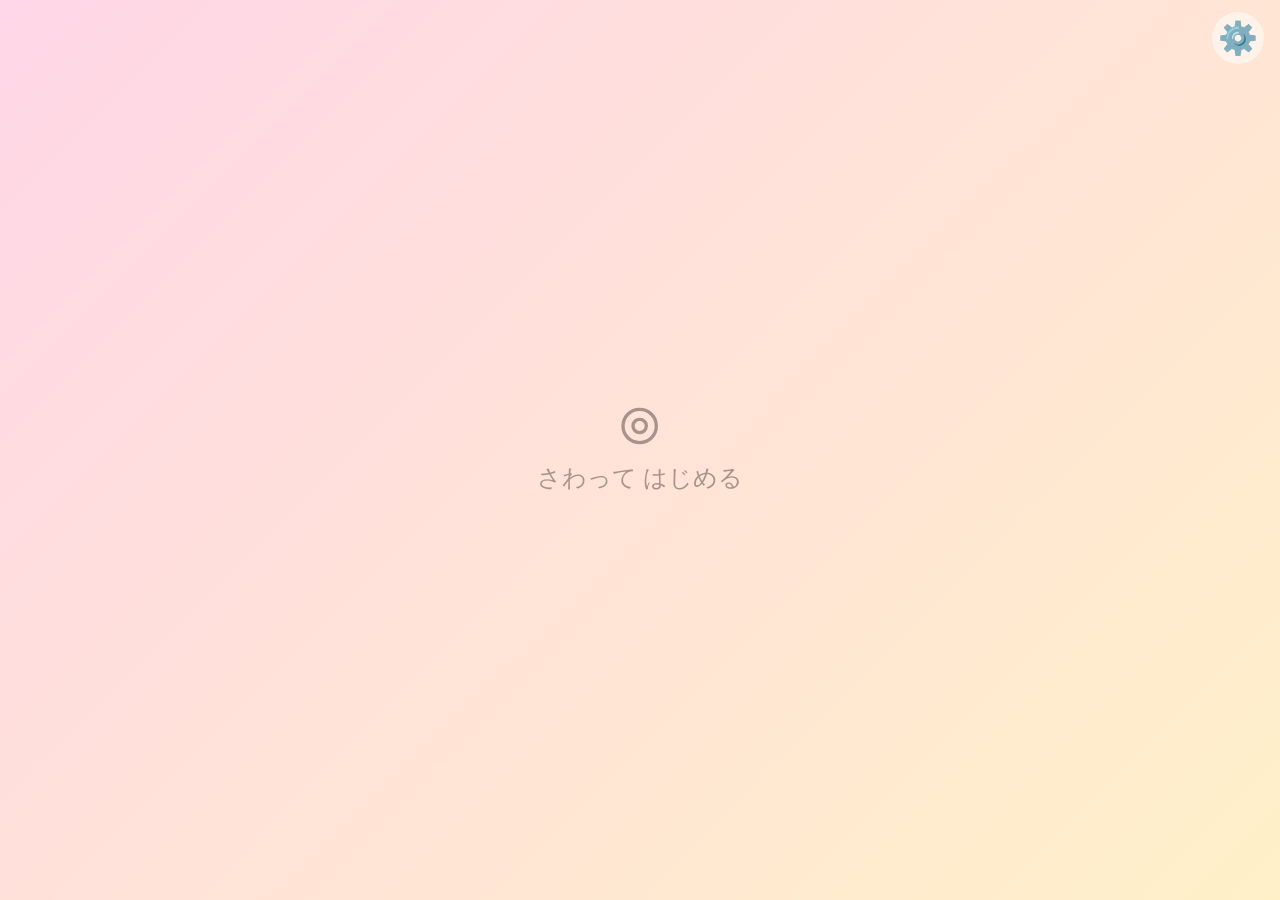
<file: yuuri_ripple.html>
<!DOCTYPE html>
<html lang="ja">
<head>
    <meta charset="UTF-8">
    <meta name="viewport" content="width=device-width, initial-scale=1.0, maximum-scale=1.0, user-scalable=no">
    <title>ゆうりの 音と光の波紋あそび</title>
    <style>
        @keyframes breathe {
            0%   { background-position: 0% 50%; }
            50%  { background-position: 100% 50%; }
            100% { background-position: 0% 50%; }
        }

        body, html {
            margin: 0;
            padding: 0;
            width: 100%;
            height: 100%;
            overflow: hidden;
            touch-action: none;
            -webkit-user-select: none;
            user-select: none;
            font-family: sans-serif;
            background: linear-gradient(135deg, #ffd6e7, #fff0c8, #c8f0ff, #d6ffd6, #ffd6e7);
            background-size: 400% 400%;
            animation: breathe 18s ease infinite;
        }

        canvas {
            position: absolute;
            top: 0;
            left: 0;
            width: 100%;
            height: 100%;
        }

        #back-btn {
            position: fixed;
            top: 12px;
            right: 16px;
            font-size: 2rem;
            background: rgba(255,255,255,0.5);
            border: none;
            border-radius: 50%;
            width: 52px;
            height: 52px;
            cursor: pointer;
            z-index: 100;
            display: flex;
            align-items: center;
            justify-content: center;
            backdrop-filter: blur(4px);
            -webkit-backdrop-filter: blur(4px);
        }

        #startPrompt {
            position: fixed;
            top: 50%;
            left: 50%;
            transform: translate(-50%, -50%);
            color: rgba(0, 0, 0, 0.35);
            font-size: 1.5rem;
            pointer-events: none;
            transition: opacity 1s ease-out;
            text-align: center;
            z-index: 50;
        }

        .hidden { opacity: 0; }
    </style>
</head>
<body>

    <button id="back-btn" onclick="window.location.href='index.html'">⚙️</button>
    <div id="startPrompt">
        <svg width="40" height="40" viewBox="0 0 24 24" fill="none" stroke="currentColor" stroke-width="2" stroke-linecap="round" stroke-linejoin="round" style="margin-bottom: 10px;">
            <circle cx="12" cy="12" r="10"></circle>
            <circle cx="12" cy="12" r="4"></circle>
        </svg>
        <br>さわって はじめる
    </div>

    <canvas id="rippleCanvas"></canvas>

    <script>
        const canvas = document.getElementById('rippleCanvas');
        const ctx = canvas.getContext('2d'); // alpha: true でCSS背景を透過させる
        const startPrompt = document.getElementById('startPrompt');

        // --- リサイズ ---
        let width, height;
        function resize() {
            width = canvas.width = window.innerWidth;
            height = canvas.height = window.innerHeight;
        }
        window.addEventListener('resize', resize);
        resize();

        // --- 音響エンジン ---
        let audioCtx = null;

        const pentatonicScale = [
            261.63, 293.66, 329.63, 392.00, 440.00,
            523.25, 587.33, 659.25, 783.99, 880.00
        ];

        // iOSのAudioContext制約に対応：ユーザー操作の同期コンテキスト内で呼ぶこと
        function initAudio() {
            if (!audioCtx) {
                const AC = window.AudioContext || window.webkitAudioContext;
                audioCtx = new AC();
            }
            if (audioCtx.state === 'suspended') {
                audioCtx.resume();
            }
        }

        function playSound(x, volume = 0.3) {
            if (!audioCtx) return;

            const ratio = Math.max(0, Math.min(1, x / width));
            const freq = pentatonicScale[Math.min(Math.floor(ratio * pentatonicScale.length), pentatonicScale.length - 1)];

            const osc = audioCtx.createOscillator();
            const gain = audioCtx.createGain();
            osc.connect(gain);
            gain.connect(audioCtx.destination);

            osc.type = 'sine';
            osc.frequency.value = freq;

            const now = audioCtx.currentTime;
            gain.gain.setValueAtTime(0, now);
            gain.gain.linearRampToValueAtTime(volume, now + 0.05);
            gain.gain.exponentialRampToValueAtTime(0.001, now + 2.5);

            osc.start(now);
            osc.stop(now + 2.5);
        }

        // --- 波紋クラス ---
        const ripples = [];

        class Ripple {
            constructor(x, y) {
                this.x = x;
                this.y = y;
                this.radius = 0;
                this.targetRadius = Math.max(100, Math.min(width, height) * 0.3);
                this.alpha = 0.75;
                const hue = Math.floor(Math.max(0, Math.min(1, y / height)) * 300);
                this.color = `hsla(${hue}, 80%, 60%, {a})`;
                this.velocity = 0.04 + Math.random() * 0.03;
            }
            update() {
                this.radius += (this.targetRadius - this.radius) * this.velocity;
                this.alpha -= 0.01;
            }
            draw() {
                if (this.alpha <= 0) return;
                ctx.beginPath();
                ctx.arc(this.x, this.y, this.radius, 0, Math.PI * 2);
                ctx.strokeStyle = this.color.replace('{a}', this.alpha);
                ctx.lineWidth = 4;
                ctx.stroke();
                ctx.fillStyle = this.color.replace('{a}', this.alpha * 0.25);
                ctx.fill();
            }
        }

        // --- アニメーションループ ---
        function animate() {
            ctx.clearRect(0, 0, width, height); // CSS背景を活かすためclearRect
            for (let i = ripples.length - 1; i >= 0; i--) {
                ripples[i].update();
                ripples[i].draw();
                if (ripples[i].alpha <= 0) ripples.splice(i, 1);
            }
            requestAnimationFrame(animate);
        }
        animate();

        // --- インタラクション ---
        let isStarted = false;
        let lastMoveTime = 0;

        function handleInput(x, y, isMove = false) {
            if (!isStarted) {
                isStarted = true;
                startPrompt.classList.add('hidden');
            }
            if (isMove) {
                const now = Date.now();
                if (now - lastMoveTime < 150) return;
                lastMoveTime = now;
            }
            ripples.push(new Ripple(x, y));
            playSound(x);
        }

        // タッチ — initAudioをtouchstart内で同期呼び出し（iOS必須）
        canvas.addEventListener('touchstart', (e) => {
            e.preventDefault();
            initAudio();
            resetIdleTimer();
            for (let i = 0; i < e.changedTouches.length; i++) {
                const t = e.changedTouches[i];
                handleInput(t.clientX, t.clientY, false);
            }
        }, { passive: false });

        canvas.addEventListener('touchmove', (e) => {
            e.preventDefault();
            resetIdleTimer();
            for (let i = 0; i < e.changedTouches.length; i++) {
                const t = e.changedTouches[i];
                handleInput(t.clientX, t.clientY, true);
            }
        }, { passive: false });

        // マウス（PC確認用）
        let isMouseDown = false;
        canvas.addEventListener('mousedown', (e) => {
            isMouseDown = true;
            initAudio();
            resetIdleTimer();
            handleInput(e.clientX, e.clientY, false);
        });
        canvas.addEventListener('mousemove', (e) => {
            if (!isMouseDown) return;
            resetIdleTimer();
            handleInput(e.clientX, e.clientY, true);
        });
        canvas.addEventListener('mouseup', () => { isMouseDown = false; });
        canvas.addEventListener('mouseleave', () => { isMouseDown = false; });

        // --- 妖精のお誘いモード（Idle Auto-play）---
        let idleTimer = null;
        let idleInterval = null;

        function fairyRipple() {
            const x = Math.random() * width;
            const y = Math.random() * height;
            ripples.push(new Ripple(x, y));
            playSound(x, 0.18); // 通常の80%以下の音量
        }

        function startIdleMode() {
            if (idleInterval) return;
            fairyRipple();
            idleInterval = setInterval(() => {
                fairyRipple();
            }, 3000 + Math.random() * 1000); // 3〜4秒ランダム間隔
        }

        function resetIdleTimer() {
            // ユーザー操作でIdleをリセット
            clearTimeout(idleTimer);
            clearInterval(idleInterval);
            idleInterval = null;
            idleTimer = setTimeout(startIdleMode, 4000);
        }

        // ページ読み込み後4秒でIdleモード開始
        resetIdleTimer();
    </script>
</body>
</html>
</file>
<file: style.css>
/* 【赤ちゃんガード】全体設定 */
* {
    margin: 0;
    padding: 0;
    box-sizing: border-box;
    user-select: none;
    -webkit-user-select: none;
    -webkit-touch-callout: none;
}

body, html {
    width: 100%;
    height: 100%;
    overflow: hidden;
    background-color: #222;
    font-family: 'Helvetica Neue', Arial, sans-serif;
    touch-action: none;
}

#game-container {
    width: 100%;
    height: 100%;
    position: relative;
    background-color: #ffebcd;
    transition: background-color 0.5s ease;
}

/* =========================================
   アニメーション用クラス (ゲーム①、③)
========================================= */

.particle {
    position: absolute;
    pointer-events: none;
    transform: translate(-50%, -50%) scale(0);
    opacity: 1;
    font-size: 6rem;
    z-index: 5;
    animation: popAndFade 1s cubic-bezier(0.175, 0.885, 0.32, 1.275) forwards;
}

@keyframes popAndFade {
    0% { transform: translate(-50%, -50%) scale(0); opacity: 1; }
    50% { transform: translate(-50%, -50%) scale(1.5); opacity: 1; }
    100% { transform: translate(-50%, -50%) scale(2); opacity: 0; }
}

.vehicle {
    position: absolute;
    pointer-events: none;
    font-size: 8rem;
    white-space: nowrap;
    z-index: 5;
    /* アニメーションはJavaScriptで動的に制御します */
}

/* =========================================
   各ゲームの背景スタイル
========================================= */

#game1-background {
    position: absolute;
    top: 0; left: 0; right: 0; bottom: 0;
    background-image: url('bg_candy.png');
    background-size: cover;
    background-position: center;
    z-index: 1;
    /* よりポップで明るい雰囲気に */
    filter: brightness(1.1) contrast(1.1) saturate(1.2);
}

#game2-background {
    position: absolute;
    top: 0; left: 0; right: 0; bottom: 0;
    background-image: url('background.png');
    background-size: cover;
    background-position: center;
    z-index: 1;
    /* 背景を少し暗く・ぼかして、手前のアイコン（おうち）を目立たせる */
    filter: brightness(0.8) contrast(1.1);
}

#game3-background {
    position: absolute;
    top: 0; left: 0; right: 0; bottom: 0;
    background-image: url('bg_city.png');
    background-size: cover;
    background-position: bottom center; /* 道路が下になるように調整 */
    z-index: 1;
}

.home-wrapper {
    position: absolute;
    transform: translate(-50%, -50%);
    width: 200px;
    height: 200px;
    display: flex;
    justify-content: center;
    align-items: flex-end;
    z-index: 10;
}

.home-icon {
    font-size: 9rem;
    z-index: 10; /* おうちが手前 */
    position: relative;
    cursor: pointer;
    transition: transform 0.1s;
    /* タップした時に少し沈むエフェクト */
}
.home-icon:active {
    transform: scale(0.9) translateY(10px);
}

.home-animal {
    position: absolute;
    font-size: 7rem;
    z-index: 5; /* 動物はおうちの後ろ！ */
    bottom: 30px; 
    opacity: 0;
    pointer-events: none;
}

/* 飛び出すアニメーション */
.home-animal.pop {
    animation: peekaboo 2.5s ease-in-out forwards;
}

@keyframes peekaboo {
    0% { transform: translateY(0) scale(0.5); opacity: 0; }
    15% { transform: translateY(-100px) scale(1.2); opacity: 1; }
    30% { transform: translateY(-100px) scale(1) rotate(-15deg); opacity: 1; }
    50% { transform: translateY(-100px) scale(1) rotate(15deg); opacity: 1; }
    70% { transform: translateY(-100px) scale(1) rotate(0deg); opacity: 1; }
    100% { transform: translateY(20px) scale(0.8); opacity: 0; }
}

/* どこでもタップ用の動物アニメーション */
.animal-global {
    position: absolute;
    pointer-events: none;
    transform: translate(-50%, -50%);
    font-size: 8rem;
    z-index: 5;
    animation: popUpGlobal 1.5s ease-out forwards;
}

@keyframes popUpGlobal {
    0% { transform: translate(-50%, -50%) scale(0) rotate(-20deg); }
    20% { transform: translate(-50%, -50%) scale(1.2) rotate(10deg); opacity: 1; }
    40% { transform: translate(-50%, -50%) scale(1) rotate(-5deg); opacity: 1; }
    80% { transform: translate(-50%, -50%) scale(1) rotate(0deg); opacity: 1; }
    100% { transform: translate(-50%, -50%) scale(1) rotate(0deg); opacity: 0; }
}


/* =========================================
   大人用メニュー設定
========================================= */

#menu-trigger {
    position: absolute;
    top: 16px;
    right: 16px;
    font-size: 2rem;
    cursor: pointer;
    z-index: 1000;
    background: rgba(255,255,255,0.92);
    border-radius: 50%;
    width: 54px;
    height: 54px;
    display: flex;
    align-items: center;
    justify-content: center;
    box-shadow: 0 3px 10px rgba(0,0,0,0.25);
    transition: transform 0.1s;
}

#menu-trigger:active {
    transform: scale(0.9);
}

#adult-menu {
    position: absolute;
    top: 0; left: 0; right: 0; bottom: 0;
    background: linear-gradient(135deg, #ff6b6b, #ffd93d, #6bcb77, #4d96ff, #c77dff);
    background-size: 400% 400%;
    animation: gradientShift 5s ease infinite;
    z-index: 2000;
    display: flex;
    flex-direction: column;
    justify-content: center;
    align-items: center;
    gap: 32px;
    padding: 40px 24px;
}

.home-header {
    text-align: center;
    flex-shrink: 0;
}

@keyframes gradientShift {
    0%   { background-position: 0% 50%; }
    50%  { background-position: 100% 50%; }
    100% { background-position: 0% 50%; }
}

#adult-menu.hidden {
    display: none;
}

.menu-content {
    background: rgba(255,255,255,0.18);
    backdrop-filter: blur(8px);
    -webkit-backdrop-filter: blur(8px);
    padding: 28px 28px;
    border-radius: 28px;
    text-align: center;
    width: 94%;
    max-width: 760px;
    border: 2px solid rgba(255,255,255,0.4);
    flex-shrink: 0;
}

.menu-content h2 { margin-bottom: 15px; color: #333; font-size: 1.8rem;}
.menu-content p { margin-bottom: 25px; color: #666; font-size: 1rem; }

.btn-grid {
    display: grid;
    grid-template-columns: 1fr 1fr;
    gap: 14px;
    margin-top: 8px;
}

.game-select-btn {
    padding: 20px 10px;
    font-size: 1.1rem;
    font-weight: bold;
    border: none;
    border-radius: 18px;
    background-color: rgba(255,255,255,0.88);
    color: #333;
    cursor: pointer;
    box-shadow: 0 4px 12px rgba(0,0,0,0.15);
    line-height: 1.7;
    transition: transform 0.1s;
}

.game-select-btn:active {
    transform: scale(0.95);
}

/* 絵本iframe */
#ehon-frame {
    position: fixed;
    top: 0; left: 0;
    width: 100%; height: 100%;
    border: none;
    z-index: 500;
}



/* =========================================
   ゆうりちゃんキャラクター
========================================= */
.yuri-character {
    position: absolute;
    pointer-events: none;
    transform: translate(-50%, -50%);
    z-index: 5;
    animation: popUpGlobal 2s ease-out forwards;
}

.yuri-img {
    width: 160px;
    height: 160px;
    border-radius: 50%;
    object-fit: cover;
    object-position: center top;
    border: 6px solid #ff9eb5;
    box-shadow: 0 0 25px rgba(255, 158, 181, 0.9), 0 0 50px rgba(255, 200, 220, 0.5);
}

/* =========================================
   ホーム画面タイトル
========================================= */
.game-title {
    font-family: Hachi Maru Pop, cursive;
    font-size: clamp(2.4rem, 8vw, 4.5rem);
    font-weight: bold;
    color: #fff5b4;
    text-shadow: 0 4px 0px #f9a8d4, 0 6px 16px rgba(0,0,0,0.2);
    margin-bottom: 10px;
    letter-spacing: 0.06em;
    line-height: 1.2;
}

.game-subtitle {
    font-family: Hachi Maru Pop, cursive;
    font-size: clamp(1rem, 3.5vw, 1.4rem);
    font-weight: bold;
    color: #bfefff;
    text-shadow: 0 2px 8px rgba(0,0,0,0.15);
    margin-bottom: 0;
    letter-spacing: 0.1em;
}

.game-desc {
    font-family: Hachi Maru Pop, cursive;
    font-size: 1rem;
    color: rgba(255,255,255,0.85);
    margin-bottom: 16px;
    text-align: center;
}

/* =====================
   絵本選択オーバーレイ
   ===================== */
#ehon-select {
    position: fixed;
    inset: 0;
    z-index: 300;
    background: linear-gradient(135deg, #ff6b6b, #ffd93d, #6bcb77, #4d96ff, #c77dff);
    display: flex;
    flex-direction: column;
    align-items: center;
    justify-content: center;
    padding: 20px;
}
#ehon-select.hidden { display: none; }
.ehon-select-title {
    font-family: "Hachi Maru Pop", cursive;
    font-size: clamp(1.5rem, 5vw, 2.5rem);
    color: white;
    text-shadow: 2px 2px 6px rgba(0,0,0,0.3);
    margin-bottom: 32px;
    text-align: center;
}
.ehon-select-books {
    display: flex;
    gap: 24px;
    flex-wrap: wrap;
    justify-content: center;
    margin-bottom: 32px;
}
.ehon-select-btn {
    background: rgba(255,255,255,0.92);
    border: none;
    border-radius: 24px;
    padding: 28px 24px;
    font-family: "Hachi Maru Pop", cursive;
    font-size: clamp(1rem, 4vw, 1.4rem);
    cursor: pointer;
    min-width: 150px;
    box-shadow: 0 6px 20px rgba(0,0,0,0.2);
    text-align: center;
    line-height: 2;
    transition: transform 0.1s;
    -webkit-tap-highlight-color: transparent;
}
.ehon-select-btn:active { transform: scale(0.93); }
.ehon-back-btn {
    background: rgba(255,255,255,0.75);
    border: none;
    border-radius: 24px;
    padding: 12px 28px;
    font-family: "Hachi Maru Pop", cursive;
    font-size: 1.1rem;
    cursor: pointer;
    box-shadow: 0 2px 8px rgba(0,0,0,0.15);
    transition: transform 0.1s;
}
.ehon-back-btn:active { transform: scale(0.93); }
</file>
